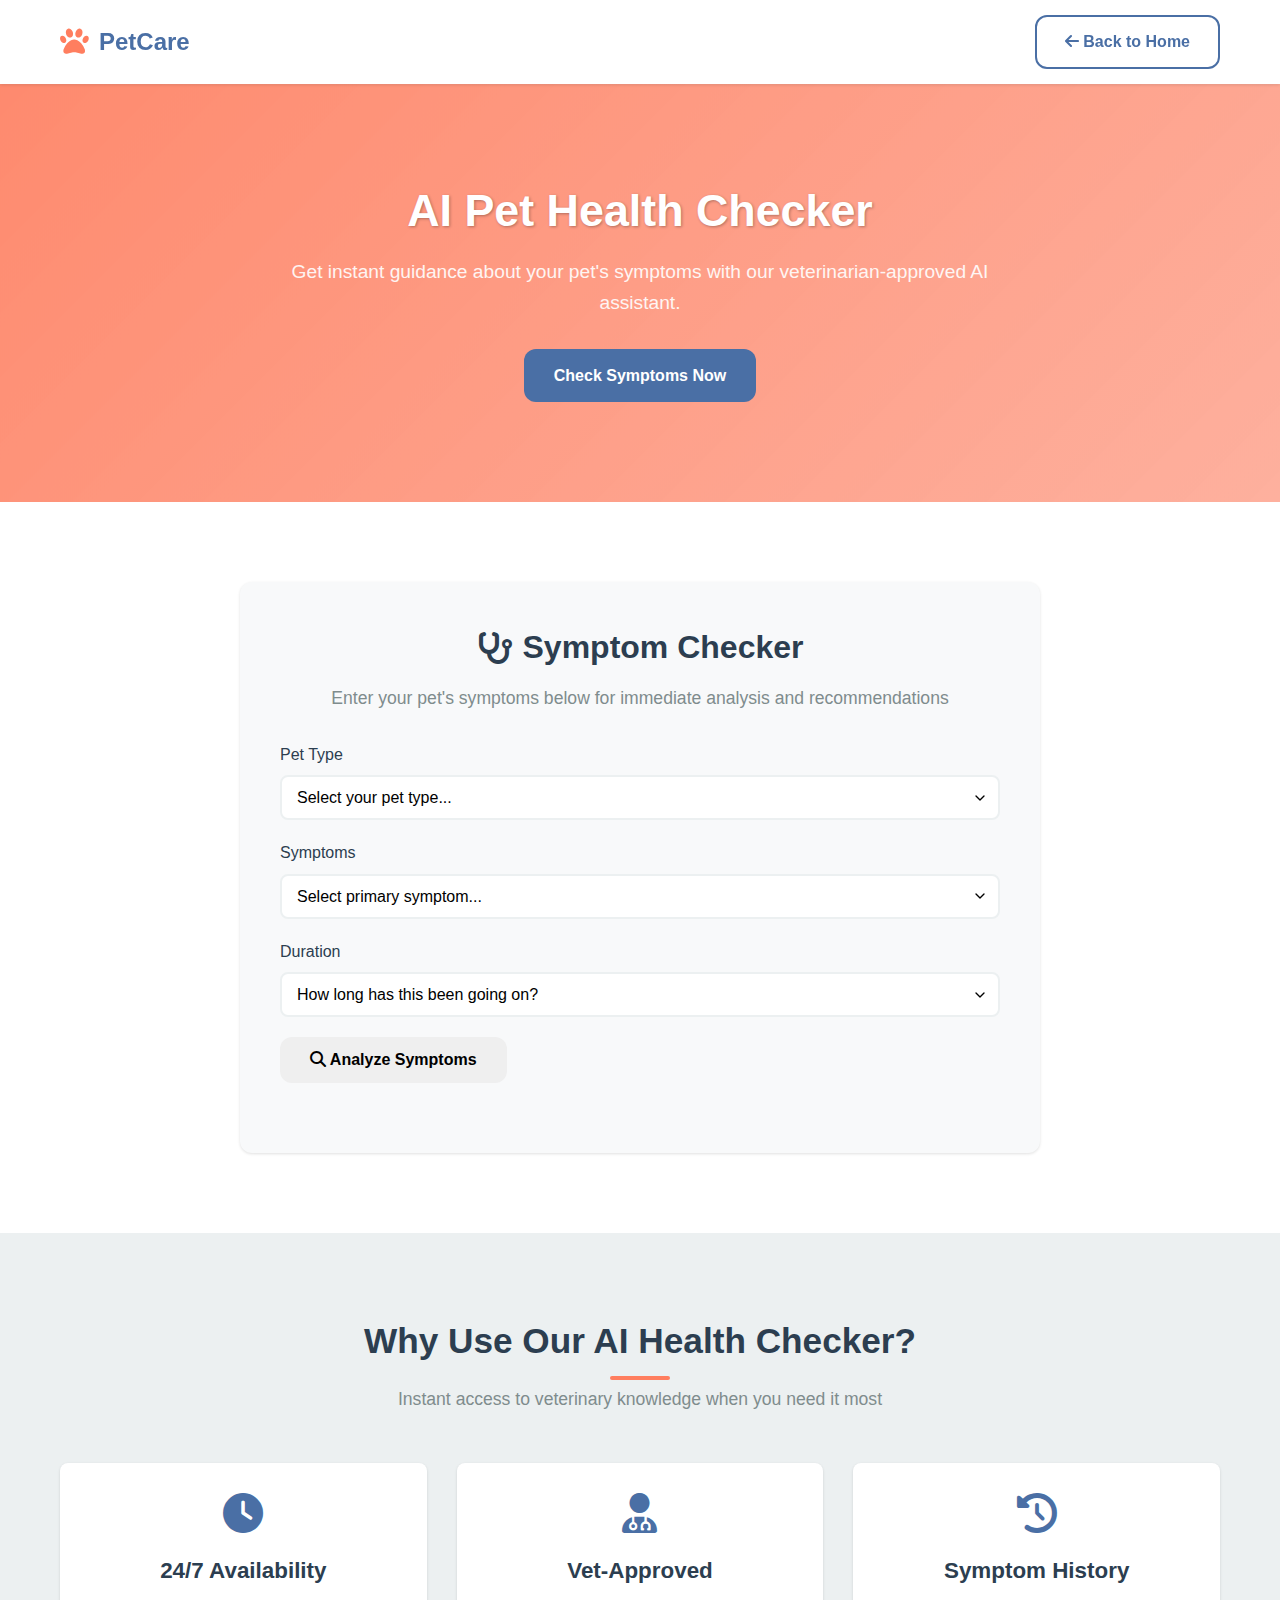
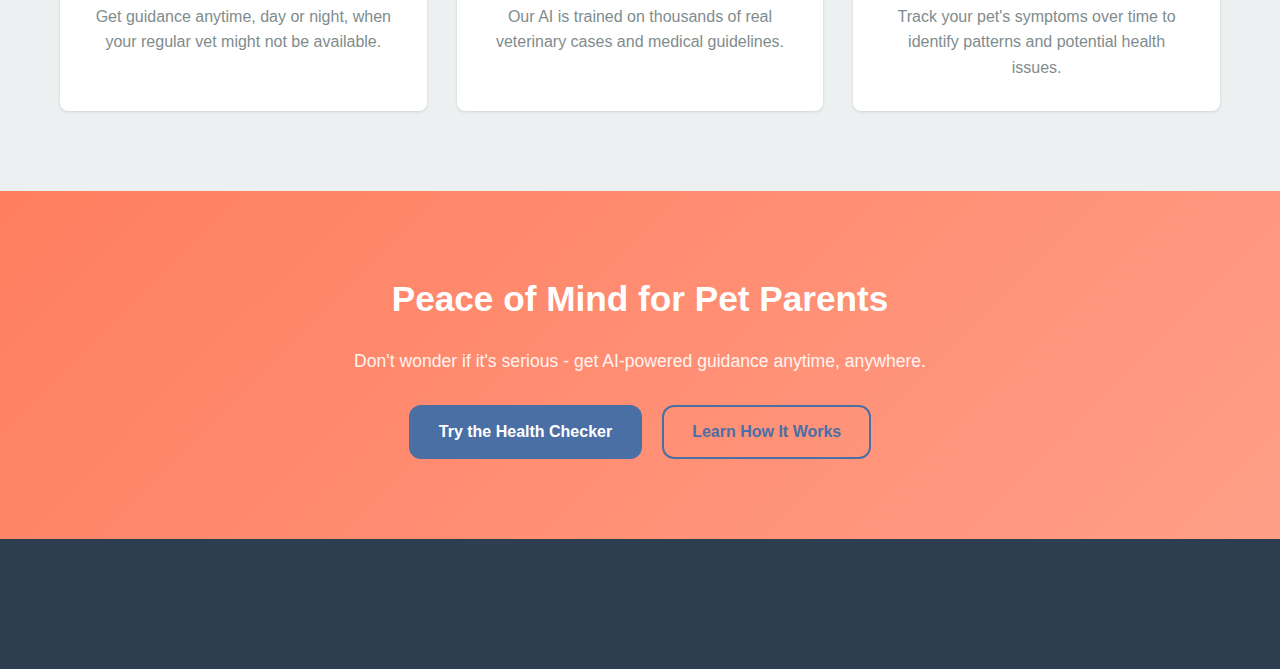
<file: ai-health.html>
<!DOCTYPE html>
<html lang="en">
<head>
  <meta charset="UTF-8">
  <meta name="viewport" content="width=device-width, initial-scale=1.0">
  <title>AI Health Checker | PetCare</title>
  <link rel="stylesheet" href="https://cdnjs.cloudflare.com/ajax/libs/font-awesome/6.4.0/css/all.min.css">
  <link rel="stylesheet" href="css/ai-health.css">
</head>
<body>
  <!-- Header -->
  <header>
    <div class="container header-container">
      <a href="index.html" class="logo">
        <i class="fas fa-paw"></i>
        <span>PetCare</span>
      </a>
      <a href="index.html" class="btn btn-outline">
        <i class="fas fa-arrow-left"></i> Back to Home
      </a>
    </div>
  </header>

  <!-- Hero Section -->
  <section class="hero">
    <div class="container hero-content">
      <h1>AI Pet Health Checker</h1>
      <p>Get instant guidance about your pet's symptoms with our veterinarian-approved AI assistant.</p>
      <a href="#checker" class="btn btn-primary">Check Symptoms Now</a>
    </div>
  </section>

  <!-- Checker Section -->
  <section class="checker" id="checker">
    <div class="container">
      <div class="checker-container">
        <div class="checker-header">
          <h2><i class="fas fa-stethoscope"></i> Symptom Checker</h2>
          <p>Enter your pet's symptoms below for immediate analysis and recommendations</p>
        </div>
        
        <div class="checker-form">
          <div class="form-group">
            <label for="pet-type">Pet Type</label>
            <select id="pet-type" class="form-control">
              <option value="">Select your pet type...</option>
              <option value="dog">Dog</option>
              <option value="cat">Cat</option>
              <option value="bird">Bird</option>
              <option value="rabbit">Rabbit</option>
              <option value="other">Other</option>
            </select>
          </div>
          
          <div class="form-group">
            <label for="symptoms">Symptoms</label>
            <select id="symptoms" class="form-control">
              <option value="">Select primary symptom...</option>
              <option value="lethargy">Lethargy</option>
              <option value="vomiting">Vomiting</option>
              <option value="diarrhea">Diarrhea</option>
              <option value="coughing">Coughing</option>
              <option value="appetite">Loss of Appetite</option>
              <option value="itching">Excessive Itching</option>
            </select>
          </div>
          
          <div class="form-group">
            <label for="duration">Duration</label>
            <select id="duration" class="form-control">
              <option value="">How long has this been going on?</option>
              <option value="hours">Less than 24 hours</option>
              <option value="1-2">1-2 days</option>
              <option value="3-7">3-7 days</option>
              <option value="week+">More than a week</option>
            </select>
          </div>
          
          <button class="btn btn-check" id="analyze-btn">
            <i class="fas fa-search"></i> Analyze Symptoms
          </button>
        </div>
        
        <div id="result" class="result-card">
          <div class="result-header">
            <div class="result-icon">
              <i class="fas fa-diagnoses"></i>
            </div>
            <div class="result-title" id="result-title">Analysis Result</div>
          </div>
          <div id="result-text">Lorem ipsum dolor sit amet, consectetur adipiscing elit. Nullam in dui mauris.</div>
          <div class="action-items" id="action-items">
            <h4>Recommended Actions:</h4>
            <ul id="action-list"></ul>
          </div>
          <button class="btn btn-emergency" id="emergency-btn" style="display: none;">
            <i class="fas fa-phone-alt"></i> Find Emergency Vet Now
          </button>
        </div>
      </div>
    </div>
  </section>

  <!-- Benefits Section -->
  <section class="benefits">
    <div class="container">
      <div class="section-title">
        <h2>Why Use Our AI Health Checker?</h2>
        <p>Instant access to veterinary knowledge when you need it most</p>
      </div>
      
      <div class="benefits-grid">
        <div class="benefit-card">
          <i class="fas fa-clock"></i>
          <h3>24/7 Availability</h3>
          <p>Get guidance anytime, day or night, when your regular vet might not be available.</p>
        </div>
        
        <div class="benefit-card">
          <i class="fas fa-user-md"></i>
          <h3>Vet-Approved</h3>
          <p>Our AI is trained on thousands of real veterinary cases and medical guidelines.</p>
        </div>
        
        <div class="benefit-card">
          <i class="fas fa-history"></i>
          <h3>Symptom History</h3>
          <p>Track your pet's symptoms over time to identify patterns and potential health issues.</p>
        </div>
      </div>
    </div>
  </section>

  <!-- CTA Section -->
  <section class="cta">
    <div class="container">
      <h2>Peace of Mind for Pet Parents</h2>
      <p>Don't wonder if it's serious - get AI-powered guidance anytime, anywhere.</p>
      <div class="cta-buttons">
        <a href="#checker" class="btn btn-primary">Try the Health Checker</a>
        <a href="#" class="btn btn-outline">Learn How It Works</a>
      </div>
    </div>
  </section>

  <!-- Footer -->
  <footer>
    <div class="container">
      <div class="footer-container">
        <!-- [Footer content same as previous template] -->
      </div>
    </div>
  </footer>
</body>
</html>
</file>
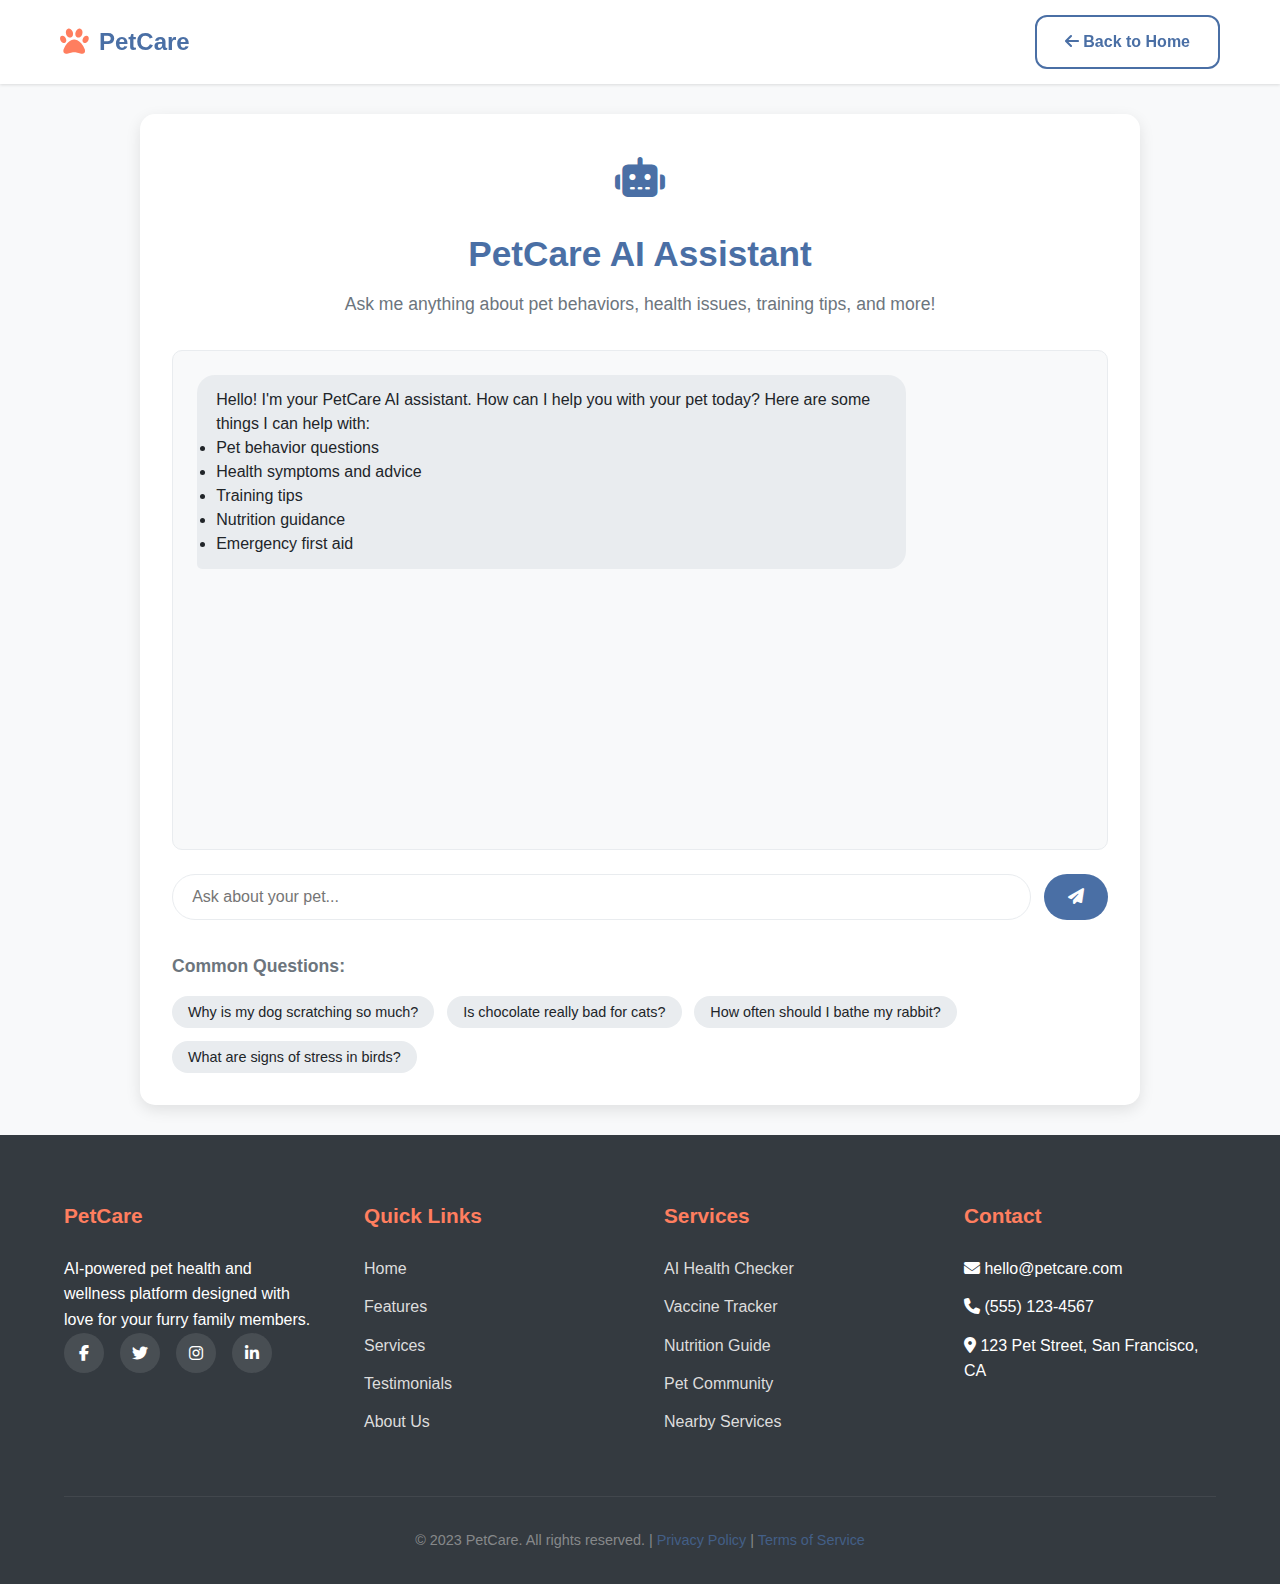
<file: chatbot.html>
<!DOCTYPE html>
<html lang="en">

<head>
    <meta charset="UTF-8">
    <meta name="viewport" content="width=device-width, initial-scale=1.0">
    <title>PetCare - AI-Powered Pet Health</title>
    <link rel="stylesheet" href="https://cdnjs.cloudflare.com/ajax/libs/font-awesome/6.4.0/css/all.min.css">
    <link rel="stylesheet" href="css/chatbot.css">
    <link rel="stylesheet"  href="css/index-style.css">
</head>

<body>
    <header>
        <div class="container header-container">
            <a href="index.html" class="logo">
                <i class="fas fa-paw"></i>
                <span>PetCare</span>
            </a>
            <a href="index.html" class="btn btn-outline">
                <i class="fas fa-arrow-left"></i> Back to Home
            </a>
        </div>
    </header>

    <!-- AI Chatbot Main Content -->
    <main class="container">
        <div class="chatbot-container">
            <div class="chatbot-header">
                <div class="chatbot-icon">
                    <i class="fas fa-robot"></i>
                </div>
                <h1>PetCare AI Assistant</h1>
                <p>Ask me anything about pet behaviors, health issues, training tips, and more!</p>
            </div>

            <div class="chat-window" id="chat-window">
                <div class="message bot-message">
                    <p>Hello! I'm your PetCare AI assistant. How can I help you with your pet today? Here are some
                        things I can help with:</p>
                    <ul>
                        <li>Pet behavior questions</li>
                        <li>Health symptoms and advice</li>
                        <li>Training tips</li>
                        <li>Nutrition guidance</li>
                        <li>Emergency first aid</li>
                    </ul>
                </div>
            </div>

            <div class="chat-input">
                <input type="text" id="user-input" placeholder="Ask about your pet...">
                <button id="send-button"><i class="fas fa-paper-plane"></i></button>
            </div>

            <div class="suggested-questions">
                <h3>Common Questions:</h3>
                <div class="question-buttons">
                    <button class="question-btn">Why is my dog scratching so much?</button>
                    <button class="question-btn">Is chocolate really bad for cats?</button>
                    <button class="question-btn">How often should I bathe my rabbit?</button>
                    <button class="question-btn">What are signs of stress in birds?</button>
                </div>
            </div>
        </div>
    </main>

    <!-- Footer (same as your main page) -->
    <footer>
        <div class="footer-content">
            <div class="footer-column">
                <h3>PetCare</h3>
                <p>AI-powered pet health and wellness platform designed with love for your furry family members.</p>
                <div class="social-links">
                    <a href="#"><i class="fab fa-facebook-f"></i></a>
                    <a href="#"><i class="fab fa-twitter"></i></a>
                    <a href="#"><i class="fab fa-instagram"></i></a>
                    <a href="#"><i class="fab fa-linkedin-in"></i></a>
                </div>
            </div>
            <div class="footer-column">
                <h3>Quick Links</h3>
                <ul>
                    <li><a href="#">Home</a></li>
                    <li><a href="#features">Features</a></li>
                    <li><a href="#services">Services</a></li>
                    <li><a href="#testimonials">Testimonials</a></li>
                    <li><a href="#">About Us</a></li>
                </ul>
            </div>
            <div class="footer-column">
                <h3>Services</h3>
                <ul>
                    <li><a href="#">AI Health Checker</a></li>
                    <li><a href="#">Vaccine Tracker</a></li>
                    <li><a href="#">Nutrition Guide</a></li>
                    <li><a href="#">Pet Community</a></li>
                    <li><a href="#">Nearby Services</a></li>
                </ul>
            </div>
            <div class="footer-column">
                <h3>Contact</h3>
                <ul>
                    <li><i class="fas fa-envelope"></i> hello@petcare.com</li>
                    <li><i class="fas fa-phone"></i> (555) 123-4567</li>
                    <li><i class="fas fa-map-marker-alt"></i> 123 Pet Street, San Francisco, CA</li>
                </ul>
            </div>
        </div>
        <div class="copyright">
            &copy; 2023 PetCare. All rights reserved. | <a href="#">Privacy Policy</a> | <a href="#">Terms of
                Service</a>
        </div>
    </footer>

    <script>
        document.addEventListener('DOMContentLoaded', function () {
            const chatWindow = document.getElementById('chat-window');
            const userInput = document.getElementById('user-input');
            const sendButton = document.getElementById('send-button');
            const questionButtons = document.querySelectorAll('.question-btn');

            function addMessage(text, isUser) {
                const messageDiv = document.createElement('div');
                messageDiv.className = `message ${isUser ? 'user-message' : 'bot-message'}`;
                messageDiv.innerHTML = `<p>${text}</p>`;
                chatWindow.appendChild(messageDiv);
                chatWindow.scrollTop = chatWindow.scrollHeight;
            }

            function showTyping() {
                const typingDiv = document.createElement('div');
                typingDiv.className = 'typing-indicator';
                typingDiv.id = 'typing-indicator';
                typingDiv.innerHTML = '<span class="typing-dot"></span><span class="typing-dot"></span><span class="typing-dot"></span>';
                chatWindow.appendChild(typingDiv);
                chatWindow.scrollTop = chatWindow.scrollHeight;
            }

            function hideTyping() {
                const typingDiv = document.getElementById('typing-indicator');
                if (typingDiv) typingDiv.remove();
            }

            function processInput() {
                const question = userInput.value.trim();
                if (!question) return;

                addMessage(question, true);
                userInput.value = '';

                showTyping();

                setTimeout(() => {
                    hideTyping();
                    addMessage("Thanks for your question! In a real implementation, this would connect to an AI service to provide pet care advice.", false);
                }, 1500);
            }

            // Event listeners
            sendButton.addEventListener('click', processInput);
            userInput.addEventListener('keypress', (e) => e.key === 'Enter' && processInput());
            questionButtons.forEach(btn => {
                btn.addEventListener('click', () => {
                    userInput.value = btn.textContent;
                    userInput.focus();
                });
            });
        });
    </script>
</body>

</html>
</file>
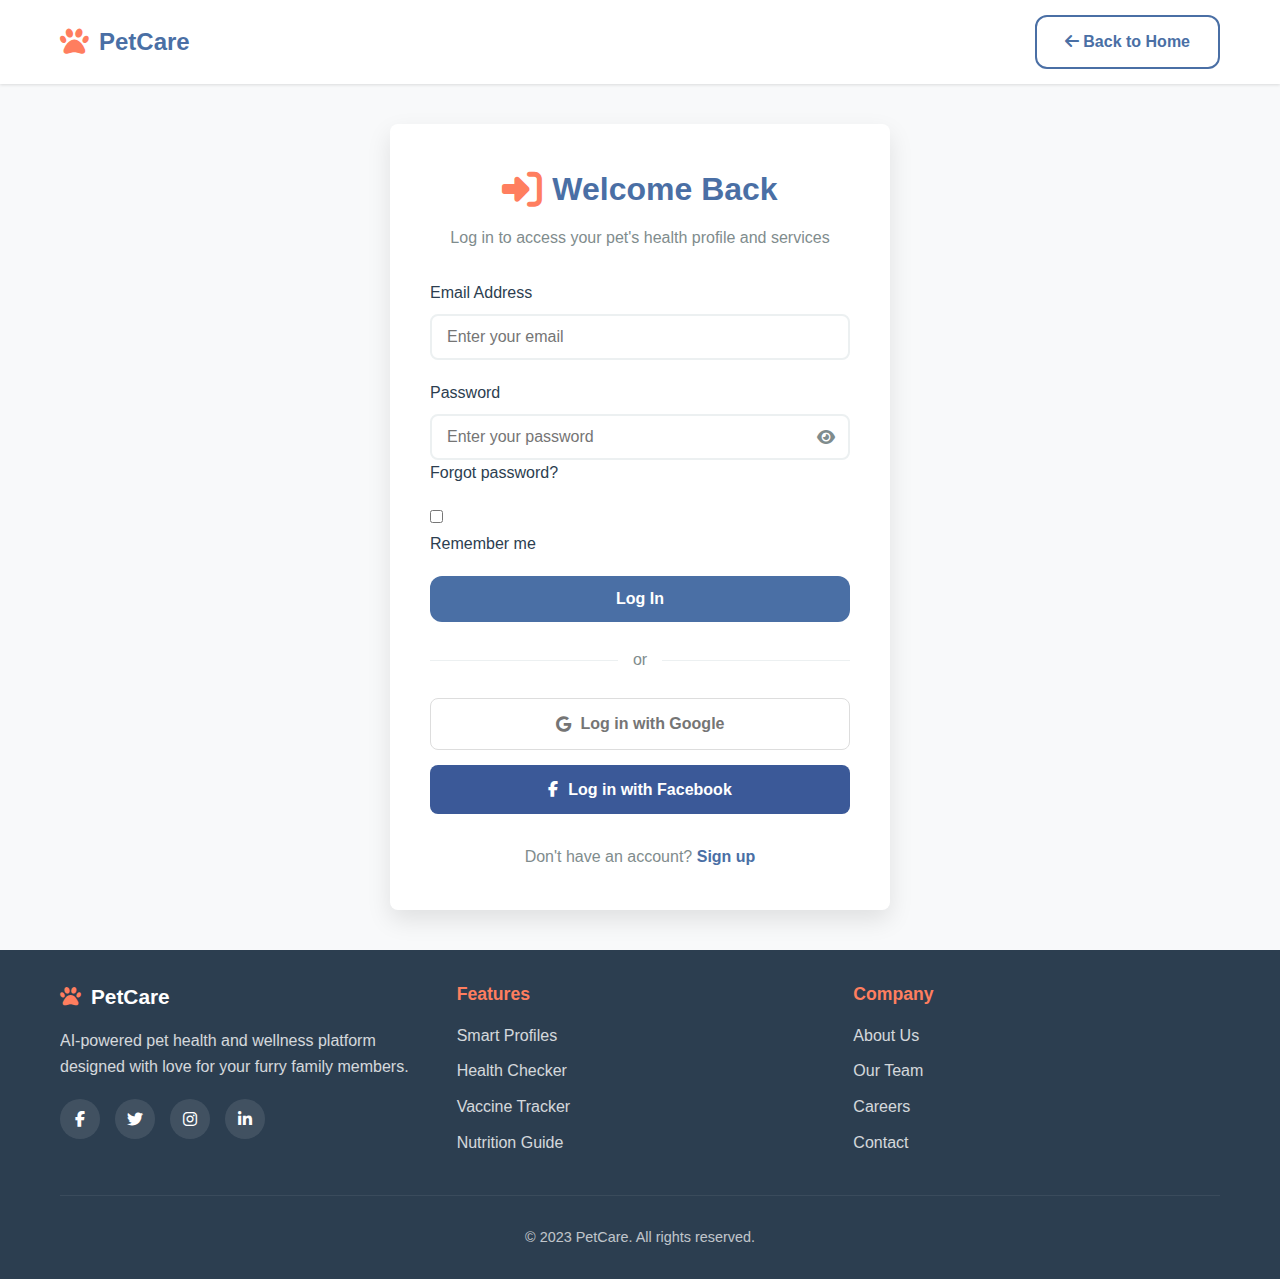
<file: login.html>
<!DOCTYPE html>
<html lang="en">
<head>
  <meta charset="UTF-8">
  <meta name="viewport" content="width=device-width, initial-scale=1.0">
  <title>Login | PetCare</title>
  <link rel="stylesheet" href="https://cdnjs.cloudflare.com/ajax/libs/font-awesome/6.4.0/css/all.min.css">
  <link rel="stylesheet" href="css/sign-up.css">
</head>
<body>
  <!-- Header -->
  <header>
    <div class="container header-container">
      <a href="index.html" class="logo">
        <i class="fas fa-paw"></i>
        <span>PetCare</span>
      </a>
      <a href="index.html" class="btn btn-outline">
        <i class="fas fa-arrow-left"></i> Back to Home
      </a>
    </div>
  </header>

  <!-- Main Content -->
  <main class="auth-container">
    <div class="auth-card">
      <div class="auth-header">
        <h1><i class="fas fa-sign-in-alt"></i> Welcome Back</h1>
        <p>Log in to access your pet's health profile and services</p>
      </div>

      <form id="login-form">
        <div class="form-group">
          <label for="login-email">Email Address</label>
          <input type="email" id="login-email" class="form-control" placeholder="Enter your email" required>
        </div>

        <div class="form-group">
          <label for="login-password">Password</label>
          <div class="password-input">
            <input type="password" id="login-password" class="form-control" placeholder="Enter your password" required>
            <i class="fas fa-eye password-toggle" id="toggle-login-password"></i>
          </div>
          <div class="text-right">
            <a href="forgot-password.html" class="text-sm">Forgot password?</a>
          </div>
        </div>

        <div class="form-group form-check">
          <input type="checkbox" id="remember" class="form-check-input">
          <label for="remember">Remember me</label>
        </div>

        <button type="submit" class="btn btn-primary" style="width: 100%;">
          Log In
        </button>
      </form>

      <div class="divider">or</div>

      <div class="social-login">
        <a href="#" class="social-btn google">
          <i class="fab fa-google"></i> Log in with Google
        </a>
        <a href="#" class="social-btn facebook">
          <i class="fab fa-facebook-f"></i> Log in with Facebook
        </a>
      </div>

      <div class="auth-footer">
        Don't have an account? <a href="signup.html">Sign up</a>
      </div>
    </div>
  </main>

  <!-- Footer -->
  <footer>
    <div class="container">
      <div class="footer-container">
        <div class="footer-about">
          <div class="footer-logo">
            <i class="fas fa-paw"></i>
            <span>PetCare</span>
          </div>
          <p>AI-powered pet health and wellness platform designed with love for your furry family members.</p>
          <div class="social-links">
            <a href="#"><i class="fab fa-facebook-f"></i></a>
            <a href="#"><i class="fab fa-twitter"></i></a>
            <a href="#"><i class="fab fa-instagram"></i></a>
            <a href="#"><i class="fab fa-linkedin-in"></i></a>
          </div>
        </div>
        
        <div class="footer-links">
          <h3>Features</h3>
          <ul>
            <li><a href="#">Smart Profiles</a></li>
            <li><a href="#">Health Checker</a></li>
            <li><a href="#">Vaccine Tracker</a></li>
            <li><a href="#">Nutrition Guide</a></li>
          </ul>
        </div>
        
        <div class="footer-links">
          <h3>Company</h3>
          <ul>
            <li><a href="#">About Us</a></li>
            <li><a href="#">Our Team</a></li>
            <li><a href="#">Careers</a></li>
            <li><a href="#">Contact</a></li>
          </ul>
        </div>
      </div>
      
      <div class="copyright">
        &copy; 2023 PetCare. All rights reserved.
      </div>
    </div>
  </footer>
</body>
</html>
</file>
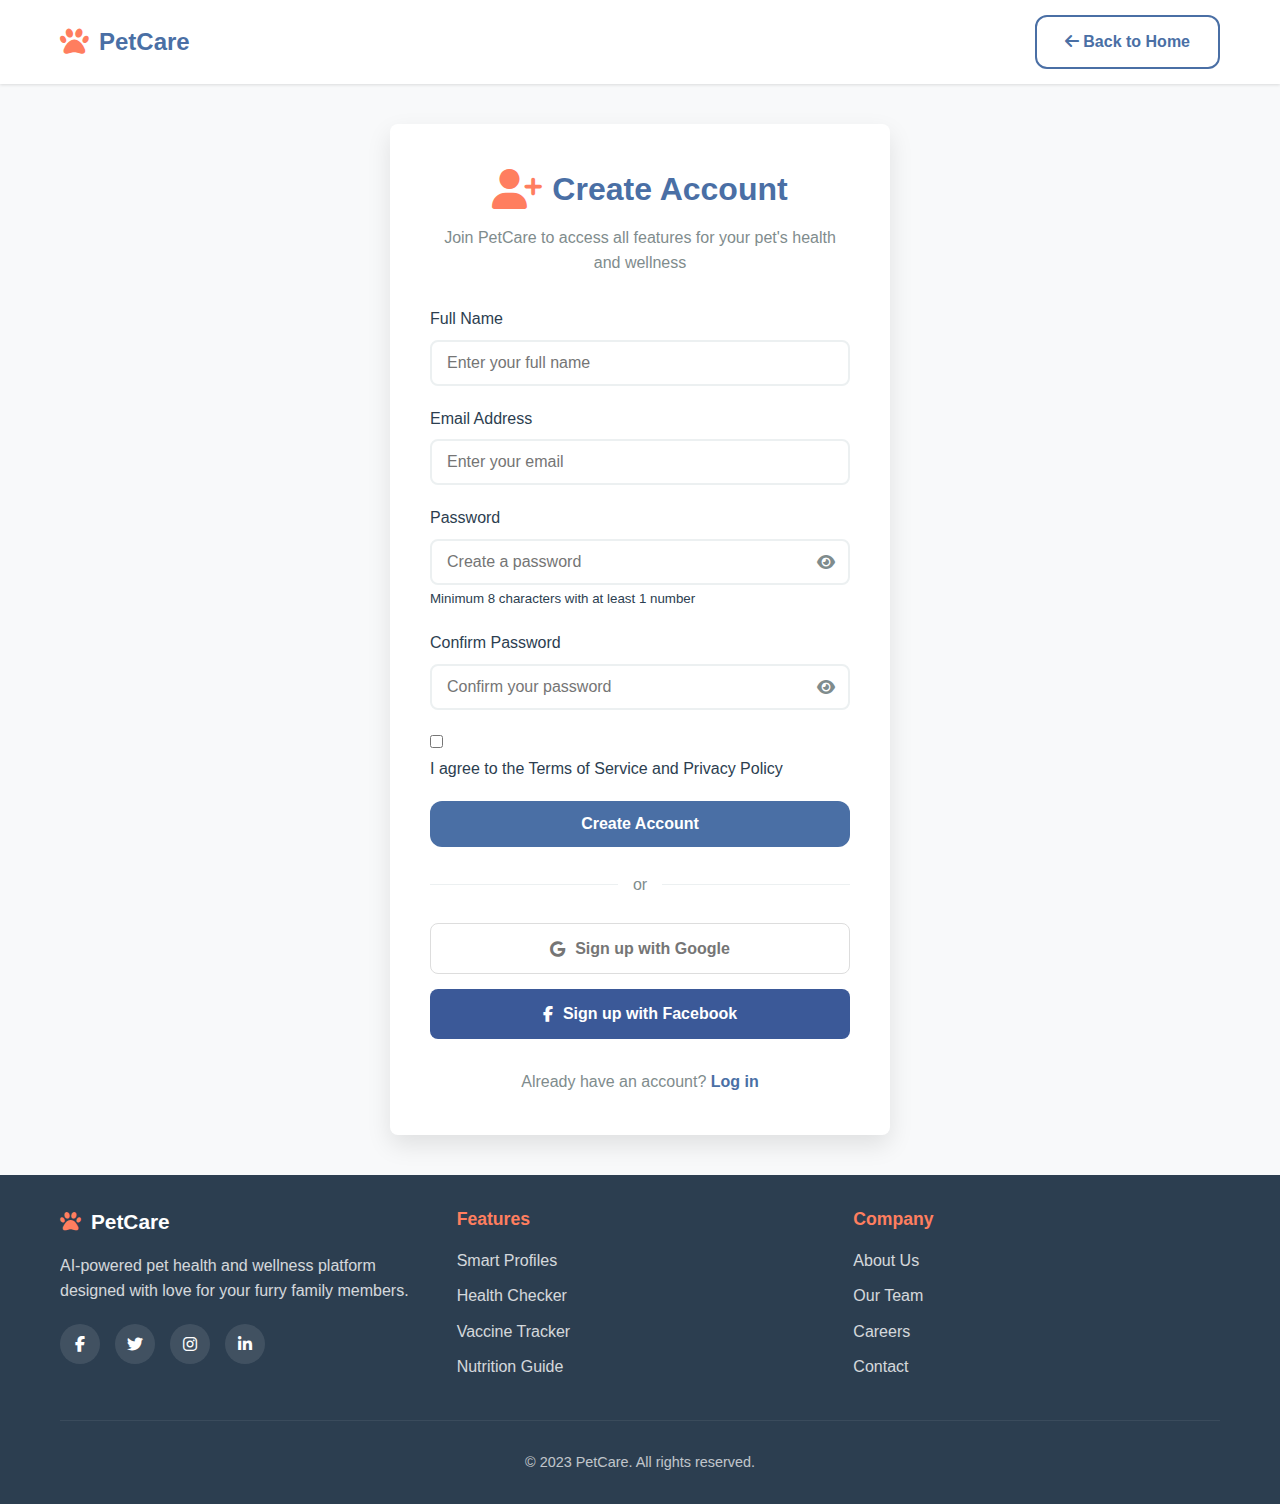
<file: signup.html>
<!DOCTYPE html>
<html lang="en">
<head>
  <meta charset="UTF-8">
  <meta name="viewport" content="width=device-width, initial-scale=1.0">
  <title>Sign Up | PetCare</title>
  <link rel="stylesheet" href="https://cdnjs.cloudflare.com/ajax/libs/font-awesome/6.4.0/css/all.min.css">
  <link rel="stylesheet" href="css/sign-up.css">
</head>
<body>
  <!-- Header -->
  <header>
    <div class="container header-container">
      <a href="index.html" class="logo">
        <i class="fas fa-paw"></i>
        <span>PetCare</span>
      </a>
      <a href="index.html" class="btn btn-outline">
        <i class="fas fa-arrow-left"></i> Back to Home
      </a>
    </div>
  </header>

  <!-- Main Content -->
  <main class="auth-container">
    <div class="auth-card">
      <div class="auth-header">
        <h1><i class="fas fa-user-plus"></i> Create Account</h1>
        <p>Join PetCare to access all features for your pet's health and wellness</p>
      </div>

      <form id="signup-form">
        <div class="form-group">
          <label for="name">Full Name</label>
          <input type="text" id="name" class="form-control" placeholder="Enter your full name" required>
        </div>

        <div class="form-group">
          <label for="email">Email Address</label>
          <input type="email" id="email" class="form-control" placeholder="Enter your email" required>
        </div>

        <div class="form-group">
          <label for="password">Password</label>
          <div class="password-input">
            <input type="password" id="password" class="form-control" placeholder="Create a password" required>
            <i class="fas fa-eye password-toggle" id="toggle-password"></i>
          </div>
          <small class="text-muted">Minimum 8 characters with at least 1 number</small>
        </div>

        <div class="form-group">
          <label for="confirm-password">Confirm Password</label>
          <div class="password-input">
            <input type="password" id="confirm-password" class="form-control" placeholder="Confirm your password" required>
            <i class="fas fa-eye password-toggle" id="toggle-confirm-password"></i>
          </div>
        </div>

        <div class="form-group form-check">
          <input type="checkbox" id="terms" class="form-check-input" required>
          <label for="terms">I agree to the <a href="#">Terms of Service</a> and <a href="#">Privacy Policy</a></label>
        </div>

        <button type="submit" class="btn btn-primary" style="width: 100%;">
          Create Account
        </button>
      </form>

      <div class="divider">or</div>

      <div class="social-login">
        <a href="#" class="social-btn google">
          <i class="fab fa-google"></i> Sign up with Google
        </a>
        <a href="#" class="social-btn facebook">
          <i class="fab fa-facebook-f"></i> Sign up with Facebook
        </a>
      </div>

      <div class="auth-footer">
        Already have an account? <a href="login.html">Log in</a>
      </div>
    </div>
  </main>

  <!-- Footer -->
  <footer>
    <div class="container">
      <div class="footer-container">
        <div class="footer-about">
          <div class="footer-logo">
            <i class="fas fa-paw"></i>
            <span>PetCare</span>
          </div>
          <p>AI-powered pet health and wellness platform designed with love for your furry family members.</p>
          <div class="social-links">
            <a href="#"><i class="fab fa-facebook-f"></i></a>
            <a href="#"><i class="fab fa-twitter"></i></a>
            <a href="#"><i class="fab fa-instagram"></i></a>
            <a href="#"><i class="fab fa-linkedin-in"></i></a>
          </div>
        </div>
        
        <div class="footer-links">
          <h3>Features</h3>
          <ul>
            <li><a href="#">Smart Profiles</a></li>
            <li><a href="#">Health Checker</a></li>
            <li><a href="#">Vaccine Tracker</a></li>
            <li><a href="#">Nutrition Guide</a></li>
          </ul>
        </div>
        
        <div class="footer-links">
          <h3>Company</h3>
          <ul>
            <li><a href="#">About Us</a></li>
            <li><a href="#">Our Team</a></li>
            <li><a href="#">Careers</a></li>
            <li><a href="#">Contact</a></li>
          </ul>
        </div>
      </div>
      
      <div class="copyright">
        &copy; 2023 PetCare. All rights reserved.
      </div>
    </div>
  </footer>
</body>
</html>
</file>
<file: css/ai-health.css>
/* ===== BASE STYLES ===== */
:root {
    --primary: #4a6fa5;
    --primary-light: #6d8fc7;
    --secondary: #ff7e5f;
    --secondary-light: #ff9e87;
    --light: #f8f9fa;
    --dark: #2c3e50;
    --gray: #7f8c8d;
    --light-gray: #ecf0f1;
    --success: #2ecc71;
    --warning: #f39c12;
    --danger: #e74c3c;
    --white: #ffffff;
    --shadow-sm: 0 1px 3px rgba(0,0,0,0.12);
    --shadow-md: 0 4px 6px rgba(0,0,0,0.1);
    --shadow-lg: 0 10px 25px rgba(0,0,0,0.1);
    --radius-sm: 4px;
    --radius-md: 8px;
    --radius-lg: 12px;
  }

  * {
    margin: 0;
    padding: 0;
    box-sizing: border-box;
  }

  body {
    font-family: 'Poppins', -apple-system, BlinkMacSystemFont, 'Segoe UI', Roboto, Oxygen, Ubuntu, Cantarell, sans-serif;
    line-height: 1.6;
    color: var(--dark);
    background-color: var(--light);
  }

  a {
    text-decoration: none;
    color: inherit;
  }

  img {
    max-width: 100%;
    height: auto;
    display: block;
  }

  .container {
    width: 100%;
    max-width: 1200px;
    margin: 0 auto;
    padding: 0 20px;
  }

  /* ===== BUTTON STYLES ===== */
  .btn {
    display: inline-block;
    padding: 12px 28px;
    border-radius: var(--radius-lg);
    font-weight: 600;
    font-size: 1rem;
    cursor: pointer;
    transition: all 0.3s ease;
    text-align: center;
    border: 2px solid transparent;
  }

  .btn-primary {
    background-color: var(--primary);
    color: var(--white);
  }

  .btn-primary:hover {
    background-color: var(--primary-light);
    box-shadow: var(--shadow-md);
    transform: translateY(-2px);
  }

  .btn-outline {
    background-color: transparent;
    color: var(--primary);
    border-color: var(--primary);
  }

  .btn-outline:hover {
    background-color: var(--primary);
    color: var(--white);
  }

  .btn-secondary {
    background-color: var(--secondary);
    color: var(--white);
  }

  .btn-secondary:hover {
    background-color: var(--secondary-light);
    box-shadow: var(--shadow-md);
  }

  .btn-danger {
    background-color: var(--danger);
    color: var(--white);
  }

  .btn-danger:hover {
    background-color: #c0392b;
  }

  /* ===== HEADER STYLES ===== */
  header {
    background-color: var(--white);
    box-shadow: var(--shadow-sm);
    position: sticky;
    top: 0;
    z-index: 100;
    padding: 15px 0;
  }

  .header-container {
    display: flex;
    justify-content: space-between;
    align-items: center;
  }

  .logo {
    display: flex;
    align-items: center;
    gap: 10px;
    font-size: 1.5rem;
    font-weight: 700;
    color: var(--primary);
  }

  .logo i {
    color: var(--secondary);
    font-size: 1.8rem;
  }

  /* ===== HERO SECTION ===== */
  .hero {
    background: linear-gradient(135deg, rgba(255, 126, 95, 0.9) 0%, rgba(255, 158, 135, 0.8) 100%), 
                url('https://images.unsplash.com/photo-1575425186775-b8de9a427e67?ixlib=rb-4.0.3&ixid=M3wxMjA3fDB8MHxwaG90by1wYWdlfHx8fGVufDB8fHx8fA%3D%3D&auto=format&fit=crop&w=1470&q=80');
    background-size: cover;
    background-position: center;
    color: var(--white);
    padding: 100px 0;
    text-align: center;
  }

  .hero-content {
    max-width: 800px;
    margin: 0 auto;
    padding: 0 20px;
  }

  .hero h1 {
    font-size: 2.8rem;
    margin-bottom: 20px;
    line-height: 1.2;
    text-shadow: 1px 1px 3px rgba(0, 0, 0, 0.3);
  }

  .hero p {
    font-size: 1.2rem;
    margin-bottom: 30px;
    opacity: 0.9;
  }

  /* ===== MAIN CONTENT SECTION ===== */
  .checker {
    padding: 80px 0;
    background-color: var(--white);
  }

  .checker-container {
    max-width: 800px;
    margin: 0 auto;
    background-color: var(--light);
    border-radius: var(--radius-lg);
    padding: 40px;
    box-shadow: var(--shadow-sm);
  }

  .checker-header {
    text-align: center;
    margin-bottom: 30px;
  }

  .checker-header h2 {
    font-size: 2rem;
    color: var(--dark);
    margin-bottom: 10px;
    display: flex;
    align-items: center;
    justify-content: center;
    gap: 10px;
  }

  .checker-header p {
    color: var(--gray);
    font-size: 1.1rem;
  }

  /* ===== FORM STYLES ===== */
  .checker-form {
    margin-bottom: 30px;
  }

  .form-group {
    margin-bottom: 20px;
  }

  .form-group label {
    display: block;
    margin-bottom: 8px;
    font-weight: 500;
    color: var(--dark);
    font-size: 1rem;
  }

  .form-control {
    width: 100%;
    padding: 12px 15px;
    border: 2px solid var(--light-gray);
    border-radius: var(--radius-md);
    font-size: 1rem;
    transition: all 0.3s ease;
    background-color: var(--white);
  }

  .form-control:focus {
    border-color: var(--primary);
    outline: none;
    box-shadow: 0 0 0 3px rgba(74, 111, 165, 0.2);
  }

  select.form-control {
    appearance: none;
    background-image: url("data:image/svg+xml;charset=UTF-8,%3csvg xmlns='http://www.w3.org/2000/svg' viewBox='0 0 24 24' fill='none' stroke='currentColor' stroke-width='2' stroke-linecap='round' stroke-linejoin='round'%3e%3cpolyline points='6 9 12 15 18 9'%3e%3c/polyline%3e%3c/svg%3e");
    background-repeat: no-repeat;
    background-position: right 10px center;
    background-size: 1em;
  }

  /* ===== RESULT CARD STYLES ===== */
  .result-card {
    padding: 25px;
    border-radius: var(--radius-md);
    margin-top: 30px;
    display: none;
    animation: fadeIn 0.5s ease;
  }

  @keyframes fadeIn {
    from { opacity: 0; transform: translateY(10px); }
    to { opacity: 1; transform: translateY(0); }
  }

  .result-header {
    display: flex;
    align-items: center;
    margin-bottom: 15px;
  }

  .result-icon {
    width: 40px;
    height: 40px;
    border-radius: 50%;
    display: flex;
    align-items: center;
    justify-content: center;
    margin-right: 15px;
    color: var(--white);
    font-size: 1.2rem;
    flex-shrink: 0;
  }

  .result-title {
    font-size: 1.3rem;
    font-weight: 600;
  }

  .result-text {
    margin-bottom: 15px;
    line-height: 1.6;
  }

  /* Severity Levels */
  .severity-low {
    background-color: #e8f5e9;
    border-left: 4px solid var(--success);
  }

  .severity-low .result-icon {
    background-color: var(--success);
  }

  .severity-moderate {
    background-color: #fff8e1;
    border-left: 4px solid var(--warning);
  }

  .severity-moderate .result-icon {
    background-color: var(--warning);
  }

  .severity-high {
    background-color: #ffebee;
    border-left: 4px solid var(--danger);
  }

  .severity-high .result-icon {
    background-color: var(--danger);
  }

  /* Action Items */
  .action-items {
    margin-top: 20px;
  }

  .action-items h4 {
    margin-bottom: 10px;
    font-size: 1.1rem;
    color: var(--dark);
  }

  .action-items ul {
    padding-left: 20px;
    margin-bottom: 15px;
  }

  .action-items li {
    margin-bottom: 8px;
    line-height: 1.5;
  }

  /* ===== BENEFITS SECTION ===== */
  .benefits {
    padding: 80px 0;
    background-color: var(--light-gray);
  }

  .section-title {
    text-align: center;
    margin-bottom: 50px;
  }

  .section-title h2 {
    font-size: 2.2rem;
    color: var(--dark);
    margin-bottom: 15px;
    position: relative;
    display: inline-block;
  }

  .section-title h2::after {
    content: '';
    position: absolute;
    width: 60px;
    height: 4px;
    background-color: var(--secondary);
    bottom: -10px;
    left: 50%;
    transform: translateX(-50%);
    border-radius: 2px;
  }

  .section-title p {
    color: var(--gray);
    max-width: 700px;
    margin: 0 auto;
    font-size: 1.1rem;
  }

  .benefits-grid {
    display: grid;
    grid-template-columns: repeat(auto-fit, minmax(300px, 1fr));
    gap: 30px;
    margin-top: 50px;
  }

  .benefit-card {
    background-color: var(--white);
    border-radius: var(--radius-md);
    padding: 30px;
    box-shadow: var(--shadow-sm);
    transition: all 0.3s ease;
    text-align: center;
  }

  .benefit-card:hover {
    transform: translateY(-5px);
    box-shadow: var(--shadow-md);
  }

  .benefit-card i {
    font-size: 2.5rem;
    margin-bottom: 20px;
    color: var(--primary);
  }

  .benefit-card h3 {
    font-size: 1.4rem;
    margin-bottom: 15px;
    color: var(--dark);
  }

  .benefit-card p {
    color: var(--gray);
    line-height: 1.6;
  }

  /* ===== CTA SECTION ===== */
  .cta {
    padding: 80px 0;
    background: linear-gradient(135deg, var(--secondary) 0%, var(--secondary-light) 100%);
    color: var(--white);
    text-align: center;
  }

  .cta h2 {
    font-size: 2.2rem;
    margin-bottom: 20px;
  }

  .cta p {
    max-width: 700px;
    margin: 0 auto 30px;
    font-size: 1.1rem;
    opacity: 0.9;
  }

  .cta-buttons {
    display: flex;
    justify-content: center;
    gap: 20px;
    flex-wrap: wrap;
  }

  /* ===== FOOTER STYLES ===== */
  footer {
    background-color: var(--dark);
    color: var(--white);
    padding: 60px 0 30px;
  }

  .footer-container {
    display: grid;
    grid-template-columns: repeat(auto-fit, minmax(200px, 1fr));
    gap: 40px;
    margin-bottom: 40px;
  }

  .footer-about {
    grid-column: 1 / -1;
    max-width: 400px;
  }

  .footer-logo {
    display: flex;
    align-items: center;
    gap: 10px;
    font-size: 1.5rem;
    font-weight: 700;
    margin-bottom: 20px;
    color: var(--white);
  }

  .footer-logo i {
    color: var(--secondary);
  }

  .footer-about p {
    margin-bottom: 20px;
    opacity: 0.8;
    line-height: 1.6;
  }

  .social-links {
    display: flex;
    gap: 15px;
  }

  .social-links a {
    width: 40px;
    height: 40px;
    border-radius: 50%;
    background-color: rgba(255, 255, 255, 0.1);
    display: flex;
    align-items: center;
    justify-content: center;
    transition: all 0.3s ease;
    color: var(--white);
  }

  .social-links a:hover {
    background-color: var(--secondary);
    transform: translateY(-3px);
  }

  .footer-links h3 {
    font-size: 1.2rem;
    margin-bottom: 20px;
    color: var(--secondary);
  }

  .footer-links ul {
    list-style: none;
  }

  .footer-links li {
    margin-bottom: 12px;
  }

  .footer-links a {
    opacity: 0.8;
    transition: all 0.3s ease;
    display: block;
  }

  .footer-links a:hover {
    opacity: 1;
    color: var(--secondary);
    padding-left: 5px;
  }

  .copyright {
    text-align: center;
    padding-top: 30px;
    border-top: 1px solid rgba(255, 255, 255, 0.1);
    opacity: 0.7;
    font-size: 0.9rem;
  }

  /* ===== RESPONSIVE STYLES ===== */
  @media (max-width: 768px) {
    .hero h1 {
      font-size: 2.2rem;
    }

    .hero p {
      font-size: 1rem;
    }

    .checker-container {
      padding: 30px 20px;
    }

    .checker-header h2 {
      font-size: 1.8rem;
    }

    .section-title h2 {
      font-size: 2rem;
    }

    .cta-buttons {
      flex-direction: column;
      align-items: center;
    }

    .btn {
      width: 100%;
      margin-bottom: 10px;
    }
  }

  @media (max-width: 576px) {
    .header-container {
      flex-direction: column;
      gap: 15px;
    }

    .hero {
      padding: 80px 0;
    }

    .benefits-grid {
      grid-template-columns: 1fr;
    }

    .footer-container {
      grid-template-columns: 1fr;
    }
  }
</file>
<file: css/chatbot.css>
/* AI Chatbot Page Styles */
/* ===== BASE STYLES ===== */
:root {
    --primary: #4a6fa5;
    --primary-light: #6d8fc7;
    --secondary: #ff7e5f;
    --secondary-light: #ff9e87;
    --light: #f8f9fa;
    --dark: #2c3e50;
    --gray: #7f8c8d;
    --light-gray: #ecf0f1;
    --success: #2ecc71;
    --warning: #f39c12;
    --danger: #e74c3c;
    --white: #ffffff;
    --shadow-sm: 0 1px 3px rgba(0,0,0,0.12);
    --shadow-md: 0 4px 6px rgba(0,0,0,0.1);
    --shadow-lg: 0 10px 25px rgba(0,0,0,0.1);
    --radius-sm: 4px;
    --radius-md: 8px;
    --radius-lg: 12px;
  }

  * {
    margin: 0;
    padding: 0;
    box-sizing: border-box;
  }

  body {
    font-family: 'Poppins', -apple-system, BlinkMacSystemFont, 'Segoe UI', Roboto, Oxygen, Ubuntu, Cantarell, sans-serif;
    line-height: 1.6;
    color: var(--dark);
    background-color: var(--light);
  }

  a {
    text-decoration: none;
    color: inherit;
  }

  img {
    max-width: 100%;
    height: auto;
    display: block;
  }

  .container {
    width: 100%;
    max-width: 1200px;
    margin: 0 auto;
    padding: 0 20px;
  }

  /* ===== BUTTON STYLES ===== */
  .btn {
    display: inline-block;
    padding: 12px 28px;
    border-radius: var(--radius-lg);
    font-weight: 600;
    font-size: 1rem;
    cursor: pointer;
    transition: all 0.3s ease;
    text-align: center;
    border: 2px solid transparent;
  }

  .btn-primary {
    background-color: var(--primary);
    color: var(--white);
  }

  .btn-primary:hover {
    background-color: var(--primary-light);
    box-shadow: var(--shadow-md);
    transform: translateY(-2px);
  }

  .btn-outline {
    background-color: transparent;
    color: var(--primary);
    border-color: var(--primary);
  }

  .btn-outline:hover {
    background-color: var(--primary);
    color: var(--white);
  }

  .btn-secondary {
    background-color: var(--secondary);
    color: var(--white);
  }

  .btn-secondary:hover {
    background-color: var(--secondary-light);
    box-shadow: var(--shadow-md);
  }

  .btn-danger {
    background-color: var(--danger);
    color: var(--white);
  }

  .btn-danger:hover {
    background-color: #c0392b;
  }

  /* ===== HEADER STYLES ===== */
  header {
    background-color: var(--white);
    box-shadow: var(--shadow-sm);
    position: sticky;
    top: 0;
    z-index: 100;
    padding: 15px 0;
  }

  .header-container {
    display: flex;
    justify-content: space-between;
    align-items: center;
  }

  .logo {
    display: flex;
    align-items: center;
    gap: 10px;
    font-size: 1.5rem;
    font-weight: 700;
    color: var(--primary);
  }

  .logo i {
    color: var(--secondary);
    font-size: 1.8rem;
  }

  /* ===== HERO SECTION ===== */
  .hero {
    background: linear-gradient(135deg, rgba(255, 126, 95, 0.9) 0%, rgba(255, 158, 135, 0.8) 100%), 
                url('https://images.unsplash.com/photo-1575425186775-b8de9a427e67?ixlib=rb-4.0.3&ixid=M3wxMjA3fDB8MHxwaG90by1wYWdlfHx8fGVufDB8fHx8fA%3D%3D&auto=format&fit=crop&w=1470&q=80');
    background-size: cover;
    background-position: center;
    color: var(--white);
    padding: 100px 0;
    text-align: center;
  }

  .hero-content {
    max-width: 800px;
    margin: 0 auto;
    padding: 0 20px;
  }

  .hero h1 {
    font-size: 2.8rem;
    margin-bottom: 20px;
    line-height: 1.2;
    text-shadow: 1px 1px 3px rgba(0, 0, 0, 0.3);
  }

  .hero p {
    font-size: 1.2rem;
    margin-bottom: 30px;
    opacity: 0.9;
  }

  /* ===== MAIN CONTENT SECTION ===== */
  .checker {
    padding: 80px 0;
    background-color: var(--white);
  }

  .checker-container {
    max-width: 800px;
    margin: 0 auto;
    background-color: var(--light);
    border-radius: var(--radius-lg);
    padding: 40px;
    box-shadow: var(--shadow-sm);
  }

  .checker-header {
    text-align: center;
    margin-bottom: 30px;
  }

  .checker-header h2 {
    font-size: 2rem;
    color: var(--dark);
    margin-bottom: 10px;
    display: flex;
    align-items: center;
    justify-content: center;
    gap: 10px;
  }

  .checker-header p {
    color: var(--gray);
    font-size: 1.1rem;
  }

  /* ===== FORM STYLES ===== */
  .checker-form {
    margin-bottom: 30px;
  }

  .form-group {
    margin-bottom: 20px;
  }

  .form-group label {
    display: block;
    margin-bottom: 8px;
    font-weight: 500;
    color: var(--dark);
    font-size: 1rem;
  }

  .form-control {
    width: 100%;
    padding: 12px 15px;
    border: 2px solid var(--light-gray);
    border-radius: var(--radius-md);
    font-size: 1rem;
    transition: all 0.3s ease;
    background-color: var(--white);
  }

  .form-control:focus {
    border-color: var(--primary);
    outline: none;
    box-shadow: 0 0 0 3px rgba(74, 111, 165, 0.2);
  }

  select.form-control {
    appearance: none;
    background-image: url("data:image/svg+xml;charset=UTF-8,%3csvg xmlns='http://www.w3.org/2000/svg' viewBox='0 0 24 24' fill='none' stroke='currentColor' stroke-width='2' stroke-linecap='round' stroke-linejoin='round'%3e%3cpolyline points='6 9 12 15 18 9'%3e%3c/polyline%3e%3c/svg%3e");
    background-repeat: no-repeat;
    background-position: right 10px center;
    background-size: 1em;
  }

  /* ===== RESULT CARD STYLES ===== */
  .result-card {
    padding: 25px;
    border-radius: var(--radius-md);
    margin-top: 30px;
    display: none;
    animation: fadeIn 0.5s ease;
  }

  @keyframes fadeIn {
    from { opacity: 0; transform: translateY(10px); }
    to { opacity: 1; transform: translateY(0); }
  }

  .result-header {
    display: flex;
    align-items: center;
    margin-bottom: 15px;
  }

  .result-icon {
    width: 40px;
    height: 40px;
    border-radius: 50%;
    display: flex;
    align-items: center;
    justify-content: center;
    margin-right: 15px;
    color: var(--white);
    font-size: 1.2rem;
    flex-shrink: 0;
  }

  .result-title {
    font-size: 1.3rem;
    font-weight: 600;
  }

  .result-text {
    margin-bottom: 15px;
    line-height: 1.6;
  }

  /* Severity Levels */
  .severity-low {
    background-color: #e8f5e9;
    border-left: 4px solid var(--success);
  }

  .severity-low .result-icon {
    background-color: var(--success);
  }

  .severity-moderate {
    background-color: #fff8e1;
    border-left: 4px solid var(--warning);
  }

  .severity-moderate .result-icon {
    background-color: var(--warning);
  }

  .severity-high {
    background-color: #ffebee;
    border-left: 4px solid var(--danger);
  }

  .severity-high .result-icon {
    background-color: var(--danger);
  }

  /* Action Items */
  .action-items {
    margin-top: 20px;
  }

  .action-items h4 {
    margin-bottom: 10px;
    font-size: 1.1rem;
    color: var(--dark);
  }

  .action-items ul {
    padding-left: 20px;
    margin-bottom: 15px;
  }

  .action-items li {
    margin-bottom: 8px;
    line-height: 1.5;
  }

  /* ===== BENEFITS SECTION ===== */
  .benefits {
    padding: 80px 0;
    background-color: var(--light-gray);
  }

  .section-title {
    text-align: center;
    margin-bottom: 50px;
  }

  .section-title h2 {
    font-size: 2.2rem;
    color: var(--dark);
    margin-bottom: 15px;
    position: relative;
    display: inline-block;
  }

  .section-title h2::after {
    content: '';
    position: absolute;
    width: 60px;
    height: 4px;
    background-color: var(--secondary);
    bottom: -10px;
    left: 50%;
    transform: translateX(-50%);
    border-radius: 2px;
  }

  .section-title p {
    color: var(--gray);
    max-width: 700px;
    margin: 0 auto;
    font-size: 1.1rem;
  }

  .benefits-grid {
    display: grid;
    grid-template-columns: repeat(auto-fit, minmax(300px, 1fr));
    gap: 30px;
    margin-top: 50px;
  }

  .benefit-card {
    background-color: var(--white);
    border-radius: var(--radius-md);
    padding: 30px;
    box-shadow: var(--shadow-sm);
    transition: all 0.3s ease;
    text-align: center;
  }

  .benefit-card:hover {
    transform: translateY(-5px);
    box-shadow: var(--shadow-md);
  }

  .benefit-card i {
    font-size: 2.5rem;
    margin-bottom: 20px;
    color: var(--primary);
  }

  .benefit-card h3 {
    font-size: 1.4rem;
    margin-bottom: 15px;
    color: var(--dark);
  }

  .benefit-card p {
    color: var(--gray);
    line-height: 1.6;
  }

  /* ===== CTA SECTION ===== */
  .cta {
    padding: 80px 0;
    background: linear-gradient(135deg, var(--secondary) 0%, var(--secondary-light) 100%);
    color: var(--white);
    text-align: center;
  }

  .cta h2 {
    font-size: 2.2rem;
    margin-bottom: 20px;
  }

  .cta p {
    max-width: 700px;
    margin: 0 auto 30px;
    font-size: 1.1rem;
    opacity: 0.9;
  }

  .cta-buttons {
    display: flex;
    justify-content: center;
    gap: 20px;
    flex-wrap: wrap;
  }

  /* ===== FOOTER STYLES ===== */
  footer {
    background-color: var(--dark);
    color: var(--white);
    padding: 60px 0 30px;
  }

  .footer-container {
    display: grid;
    grid-template-columns: repeat(auto-fit, minmax(200px, 1fr));
    gap: 40px;
    margin-bottom: 40px;
  }

  .footer-about {
    grid-column: 1 / -1;
    max-width: 400px;
  }

  .footer-logo {
    display: flex;
    align-items: center;
    gap: 10px;
    font-size: 1.5rem;
    font-weight: 700;
    margin-bottom: 20px;
    color: var(--white);
  }

  .footer-logo i {
    color: var(--secondary);
  }

  .footer-about p {
    margin-bottom: 20px;
    opacity: 0.8;
    line-height: 1.6;
  }

  .social-links {
    display: flex;
    gap: 15px;
  }

  .social-links a {
    width: 40px;
    height: 40px;
    border-radius: 50%;
    background-color: rgba(255, 255, 255, 0.1);
    display: flex;
    align-items: center;
    justify-content: center;
    transition: all 0.3s ease;
    color: var(--white);
  }

  .social-links a:hover {
    background-color: var(--secondary);
    transform: translateY(-3px);
  }

  .footer-links h3 {
    font-size: 1.2rem;
    margin-bottom: 20px;
    color: var(--secondary);
  }

  .footer-links ul {
    list-style: none;
  }

  .footer-links li {
    margin-bottom: 12px;
  }

  .footer-links a {
    opacity: 0.8;
    transition: all 0.3s ease;
    display: block;
  }

  .footer-links a:hover {
    opacity: 1;
    color: var(--secondary);
    padding-left: 5px;
  }

  .copyright {
    text-align: center;
    padding-top: 30px;
    border-top: 1px solid rgba(255, 255, 255, 0.1);
    opacity: 0.7;
    font-size: 0.9rem;
  }

  /* ===== RESPONSIVE STYLES ===== */
  @media (max-width: 768px) {
    .hero h1 {
      font-size: 2.2rem;
    }

    .hero p {
      font-size: 1rem;
    }

    .checker-container {
      padding: 30px 20px;
    }

    .checker-header h2 {
      font-size: 1.8rem;
    }

    .section-title h2 {
      font-size: 2rem;
    }

    .cta-buttons {
      flex-direction: column;
      align-items: center;
    }

    .btn {
      width: 100%;
      margin-bottom: 10px;
    }
  }

  @media (max-width: 576px) {
    .header-container {
      flex-direction: column;
      gap: 15px;
    }

    .hero {
      padding: 80px 0;
    }

    .benefits-grid {
      grid-template-columns: 1fr;
    }

    .footer-container {
      grid-template-columns: 1fr;
    }
  }

.chatbot-container {
  max-width: 1000px;
  margin: 30px auto;
  padding: 2rem;
  background: white;
  border-radius: 15px;
  box-shadow: 0 5px 15px rgba(0, 0, 0, 0.1);
}

.chatbot-header {
  text-align: center;
  margin-bottom: 2rem;
}

.chatbot-header h1 {
  color: #4a6fa5;
  margin-bottom: 0.5rem;
  font-size: 2.2rem;
}

.chatbot-header p {
  color: #6c757d;
  font-size: 1.1rem;
}

.chatbot-icon {
  font-size: 2.5rem;
  color: #4a6fa5;
  margin-bottom: 1rem;
}

.chat-window {
  height: 500px;
  border: 1px solid #e9ecef;
  border-radius: 10px;
  padding: 1.5rem;
  overflow-y: auto;
  margin-bottom: 1.5rem;
  background: #f8f9fa;
  display: flex;
  flex-direction: column;
  gap: 1rem;
}

.message {
  max-width: 80%;
  padding: 0.8rem 1.2rem;
  border-radius: 18px;
  line-height: 1.5;
  font-size: 1rem;
}

.user-message {
  background: #4a6fa5;
  color: white;
  margin-left: auto;
  border-bottom-right-radius: 5px;
}

.bot-message {
  background: #e9ecef;
  color: #212529;
  margin-right: auto;
  border-bottom-left-radius: 5px;
}

.chat-input {
  display: flex;
  gap: 0.8rem;
}

#user-input {
  flex: 1;
  padding: 0.8rem 1.2rem;
  border: 1px solid #e9ecef;
  border-radius: 50px;
  font-size: 1rem;
  outline: none;
  transition: border 0.3s ease;
}

#user-input:focus {
  border-color: #4a6fa5;
}

#send-button {
  background: #4a6fa5;
  color: white;
  border: none;
  border-radius: 50px;
  padding: 0 1.5rem;
  cursor: pointer;
  transition: background 0.3s ease;
  font-size: 1rem;
}

#send-button:hover {
  background: #4a6fa5;
}

.suggested-questions {
  margin-top: 2rem;
}

.suggested-questions h3 {
  margin-bottom: 1rem;
  color: #6c757d;
  font-size: 1.1rem;
}

.question-buttons {
  display: flex;
  flex-wrap: wrap;
  gap: 0.8rem;
}

.question-btn {
  background: #e9ecef;
  border: none;
  border-radius: 50px;
  padding: 0.5rem 1rem;
  cursor: pointer;
  transition: all 0.3s ease;
  font-size: 0.9rem;
  color: #212529;
}

.question-btn:hover {
  background: #4a6fa5;
  color: white;
}

/* Typing Indicator */
.typing-indicator {
  display: inline-block;
  padding: 0.8rem 1.2rem;
  background: #e9ecef;
  border-radius: 18px;
  margin-bottom: 1rem;
  width: fit-content;
}

.typing-dot {
  display: inline-block;
  width: 8px;
  height: 8px;
  background: #6c757d;
  border-radius: 50%;
  margin: 0 2px;
  animation: typingAnimation 1.4s infinite ease-in-out;
}

.typing-dot:nth-child(2) {
  animation-delay: 0.2s;
}

.typing-dot:nth-child(3) {
  animation-delay: 0.4s;
}

@keyframes typingAnimation {
  0%,
  60%,
  100% {
    transform: translateY(0);
  }
  30% {
    transform: translateY(-5px);
  }
}

/* Responsive Design */
@media (max-width: 768px) {
  .chatbot-container {
    padding: 1.5rem;
    margin: 1rem;
  }

  .chat-window {
    height: 400px;
    padding: 1rem;
  }

  .message {
    max-width: 90%;
    padding: 0.6rem 1rem;
    font-size: 0.9rem;
  }

  #user-input {
    padding: 0.6rem 1rem;
  }

  .question-buttons {
    gap: 0.5rem;
  }

  .question-btn {
    padding: 0.4rem 0.8rem;
    font-size: 0.8rem;
  }
}

@media (max-width: 480px) {
  .chatbot-header h1 {
    font-size: 1.8rem;
  }

  .chatbot-header p {
    font-size: 1rem;
  }

  .chat-input {
    flex-direction: column;
  }

  #send-button {
    padding: 0.6rem;
    width: 100%;
  }
}
footer {
  background-color: var(--dark);
  color: white;
  padding: 4rem 5% 2rem;
}
.footer-content {
  display: grid;
  grid-template-columns: repeat(auto-fit, minmax(200px, 1fr));
  gap: 3rem;
  margin-bottom: 3rem;
}
.footer-column h3 {
  color: var(--secondary);
  margin-bottom: 1.5rem;
  font-size: 1.3rem;
}
.footer-column ul {
  list-style: none;
  padding: 0;
}
.footer-column li {
  margin-bottom: 0.8rem;
}
.footer-column a {
  color: #ddd;
  text-decoration: none;
  transition: color 0.3s;
}
.footer-column a:hover {
  color: var(--secondary);
}
.social-links {
  display: flex;
  gap: 1rem;
}
.social-links a {
  display: flex;
  align-items: center;
  justify-content: center;
  width: 40px;
  height: 40px;
  background: rgba(255, 255, 255, 0.1);
  border-radius: 50%;
  color: white;
  transition: all 0.3s;
}
.social-links a:hover {
  background: var(--secondary);
  transform: translateY(-3px);
}
.copyright {
  text-align: center;
  padding-top: 2rem;
  border-top: 1px solid rgba(255, 255, 255, 0.1);
  color: #aaa;
  font-size: 0.9rem;
}
@media (max-width: 768px) {
  .navbar {
    flex-direction: column;
    padding: 1rem;
  }
  .nav-links {
    margin: 1rem 0;
    flex-wrap: wrap;
    justify-content: center;
  }
  .hero h1 {
    font-size: 2.5rem;
  }
  .hero p {
    font-size: 1.1rem;
  }
}
</file>
<file: css/index-style.css>
:root {
    --primary: #4a6fa5;
    --secondary: #ff7e5f;
    --light: #f8f9fa;
    --dark: #343a40;
  }
  body {
    font-family: 'Segoe UI', sans-serif;
    margin: 0;
    padding: 0;
    background-color: var(--light);
  }
  .navbar {
    background-color: white;
    box-shadow: 0 2px 10px rgba(0,0,0,0.1);
    padding: 1rem 5%;
    display: flex;
    justify-content: space-between;
    align-items: center;
    position: sticky;
    top: 0;
    z-index: 100;
  }
  a{
    text-decoration: none;
    text-underline-offset: none;
    color: #4a6fa5;
  }
  .nav-logo {
    font-size: 1.8rem;
    font-weight: bold;
    color: var(--primary);
    display: flex;
    align-items: center;
    gap: 0.5rem;
  }
  .nav-logo i {
    color: var(--secondary);
  }
  .nav-links {
    display: flex;
    gap: 2rem;
  }
  .nav-links a {
    text-decoration: none;
    color: var(--dark);
    font-weight: 600;
    transition: color 0.3s;
    position: relative;
  }
  .nav-links a:after {
    content: '';
    position: absolute;
    width: 0;
    height: 2px;
    background: var(--secondary);
    bottom: -5px;
    left: 0;
    transition: width 0.3s;
  }
  .nav-links a:hover:after {
    width: 100%;
  }
  .nav-links a:hover {
    color: var(--secondary);
  }
  .nav-actions {
    display: flex;
    gap: 1rem;
  }
  .login-btn {
    background: none;
    border: 2px solid var(--primary);
    color: var(--primary);
    padding: 8px 20px;
    border-radius: 50px;
    cursor: pointer;
    transition: all 0.3s;
    font-weight: 600;
  }
  .login-btn:hover {
    background-color: var(--primary);
    color: white;
  }
  .signup-btn {
    background-color: var(--secondary);
    color: white;
    border: none;
    padding: 8px 20px;
    border-radius: 50px;
    cursor: pointer;
    transition: all 0.3s;
    font-weight: 600;
  }
  .signup-btn:hover {
    background-color: #e66a4a;
    transform: translateY(-2px);
  }
  .hero {
    background: linear-gradient(rgba(74, 111, 165, 0.8), rgba(74, 111, 165, 0.8)), 
                url('https://images.unsplash.com/photo-1586671267731-da2cf3ceeb80?ixlib=rb-4.0.3&ixid=M3wxMjA3fDB8MHxwaG90by1wYWdlfHx8fGVufDB8fHx8fA%3D%3D&auto=format&fit=crop&w=1498&q=80');
    background-size: cover;
    background-position: center;
    color: white;
    text-align: center;
    padding: 10rem 1rem;
    position: relative;
  }
  .hero h1 {
    font-size: 3.5rem;
    margin-bottom: 1.5rem;
    text-shadow: 2px 2px 4px rgba(0,0,0,0.3);
  }
  .hero p {
    font-size: 1.3rem;
    max-width: 700px;
    margin: 0 auto 3rem;
    text-shadow: 1px 1px 2px rgba(0,0,0,0.3);
  }
  .cta-button {
    background-color: var(--secondary);
    color: white;
    border: none;
    padding: 18px 45px;
    border-radius: 50px;
    font-weight: bold;
    font-size: 1.2rem;
    cursor: pointer;
    transition: all 0.3s;
    box-shadow: 0 5px 15px rgba(0,0,0,0.2);
  }
  .cta-button:hover {
    transform: translateY(-3px) scale(1.05);
    box-shadow: 0 8px 20px rgba(0,0,0,0.3);
  }
  .section-title {
    text-align: center;
    margin: 5rem 0 3rem;
    color: var(--dark);
  }
  .section-title h2 {
    font-size: 2.8rem;
    margin-bottom: 1rem;
    position: relative;
    display: inline-block;
  }
  .section-title h2:after {
    content: '';
    position: absolute;
    width: 50%;
    height: 4px;
    background: var(--secondary);
    bottom: -10px;
    left: 25%;
    border-radius: 2px;
  }
  .section-title p {
    color: #666;
    max-width: 700px;
    margin: 0 auto;
    font-size: 1.1rem;
  }
  .features {
    display: grid;
    grid-template-columns: repeat(auto-fit, minmax(300px, 1fr));
    gap: 3rem;
    padding: 2rem 5% 5rem;
  }
  .feature-card {
    background: white;
    border-radius: 15px;
    padding: 2rem;
    box-shadow: 0 10px 30px rgba(0,0,0,0.08);
    transition: all 0.3s;
    text-align: center;
    position: relative;
    overflow: hidden;
  }
  .feature-card:hover {
    transform: translateY(-10px);
    box-shadow: 0 15px 40px rgba(0,0,0,0.15);
  }
  .feature-card:before {
    content: '';
    position: absolute;
    top: 0;
    left: 0;
    width: 100%;
    height: 5px;
    background: var(--secondary);
  }
  .feature-icon {
    font-size: 3.5rem;
    margin-bottom: 1.5rem;
    color: var(--primary);
    background: linear-gradient(to right, var(--primary), var(--secondary));
    -webkit-background-clip: text;
    -webkit-text-fill-color: transparent;
  }
  .feature-card h3 {
    font-size: 1.6rem;
    margin-bottom: 1rem;
    color: var(--dark);
  }
  .feature-card p {
    color: #666;
    line-height: 1.6;
    font-size: 1.05rem;
  }
  .services {
    padding: 5rem 5%;
    background: url('https://images.unsplash.com/photo-1551290464-66719418ca54?ixlib=rb-4.0.3&ixid=M3wxMjA3fDB8MHxwaG90by1wYWdlfHx8fGVufDB8fHx8fA%3D%3D&auto=format&fit=crop&w=1476&q=80');
    background-size: cover;
    background-attachment: fixed;
    background-position: center;
    position: relative;
  }
  .services:before {
    content: '';
    position: absolute;
    top: 0;
    left: 0;
    width: 100%;
    height: 100%;
    background: rgba(255,255,255,0.9);
  }
  .service-container {
    position: relative;
    z-index: 1;
  }
  .service-grid {
    display: grid;
    grid-template-columns: repeat(auto-fit, minmax(300px, 1fr));
    gap: 2.5rem;
  }
  .service-card {
    background: white;
    border-radius: 15px;
    padding: 2rem;
    box-shadow: 0 10px 30px rgba(0,0,0,0.08);
    transition: all 0.3s;
    display: flex;
    flex-direction: column;
  }
  .service-card:hover {
    transform: translateY(-10px);
    box-shadow: 0 15px 40px rgba(0,0,0,0.15);
  }
  .service-img {
    height: 200px;
    border-radius: 10px;
    object-fit: cover;
    margin-bottom: 1.5rem;
  }
  .service-card h3 {
    color: var(--primary);
    margin-bottom: 1rem;
    display: flex;
    align-items: center;
    gap: 0.8rem;
    font-size: 1.4rem;
  }
  .service-card h3 i {
    color: var(--secondary);
  }
  .service-card ul {
    padding-left: 1.5rem;
    color: #555;
    flex-grow: 1;
  }
  .service-card li {
    margin-bottom: 0.8rem;
    line-height: 1.6;
  }
  .service-card .learn-more {
    margin-top: 1.5rem;
    color: var(--secondary);
    font-weight: 600;
    text-decoration: none;
    display: inline-flex;
    align-items: center;
    gap: 0.5rem;
    transition: all 0.3s;
  }
  .service-card .learn-more:hover {
    gap: 1rem;
    text-decoration: underline;
  }
  .testimonials {
    padding: 6rem 5%;
    background-color: #f0f7ff;
  }
  .testimonial-grid {
    display: grid;
    grid-template-columns: repeat(auto-fit, minmax(300px, 1fr));
    gap: 2rem;
    margin-top: 3rem;
  }
  .testimonial-card {
    background: white;
    border-radius: 15px;
    padding: 2rem;
    box-shadow: 0 5px 20px rgba(0,0,0,0.05);
    position: relative;
  }
  .testimonial-card:before {
    content: '"';
    position: absolute;
    top: 20px;
    left: 20px;
    font-size: 5rem;
    color: rgba(74, 111, 165, 0.1);
    font-family: serif;
    line-height: 1;
  }
  .testimonial-content {
    position: relative;
    z-index: 1;
  }
  .testimonial-text {
    font-style: italic;
    color: #555;
    margin-bottom: 1.5rem;
    line-height: 1.6;
  }
  .testimonial-author {
    display: flex;
    align-items: center;
    gap: 1rem;
  }
  .author-avatar {
    width: 60px;
    height: 60px;
    border-radius: 50%;
    object-fit: cover;
    border: 3px solid var(--secondary);
  }
  .author-info h4 {
    margin: 0;
    color: var(--dark);
  }
  .author-info p {
    margin: 0;
    color: #777;
    font-size: 0.9rem;
  }
  footer {
    background-color: var(--dark);
    color: white;
    padding: 4rem 5% 2rem;
  }
  .footer-content {
    display: grid;
    grid-template-columns: repeat(auto-fit, minmax(200px, 1fr));
    gap: 3rem;
    margin-bottom: 3rem;
  }
  .footer-column h3 {
    color: var(--secondary);
    margin-bottom: 1.5rem;
    font-size: 1.3rem;
  }
  .footer-column ul {
    list-style: none;
    padding: 0;
  }
  .footer-column li {
    margin-bottom: 0.8rem;
  }
  .footer-column a {
    color: #ddd;
    text-decoration: none;
    transition: color 0.3s;
  }
  .footer-column a:hover {
    color: var(--secondary);
  }
  .social-links {
    display: flex;
    gap: 1rem;
  }
  .social-links a {
    display: flex;
    align-items: center;
    justify-content: center;
    width: 40px;
    height: 40px;
    background: rgba(255,255,255,0.1);
    border-radius: 50%;
    color: white;
    transition: all 0.3s;
  }
  .social-links a:hover {
    background: var(--secondary);
    transform: translateY(-3px);
  }
  .copyright {
    text-align: center;
    padding-top: 2rem;
    border-top: 1px solid rgba(255,255,255,0.1);
    color: #aaa;
    font-size: 0.9rem;
  }
  @media (max-width: 768px) {
    .navbar {
      flex-direction: column;
      padding: 1rem;
    }
    .nav-links {
      margin: 1rem 0;
      flex-wrap: wrap;
      justify-content: center;
    }
    .hero h1 {
      font-size: 2.5rem;
    }
    .hero p {
      font-size: 1.1rem;
    }
  }
</file>
<file: css/sign-up.css>
/* ===== BASE STYLES ===== */
:root {
  --primary: #4a6fa5;
  --primary-light: #6d8fc7;
  --secondary: #ff7e5f;
  --secondary-light: #ff9e87;
  --light: #f8f9fa;
  --dark: #2c3e50;
  --gray: #7f8c8d;
  --light-gray: #ecf0f1;
  --white: #ffffff;
  --shadow-sm: 0 1px 3px rgba(0, 0, 0, 0.12);
  --shadow-md: 0 4px 6px rgba(0, 0, 0, 0.1);
  --shadow-lg: 0 10px 25px rgba(0, 0, 0, 0.1);
  --radius-sm: 4px;
  --radius-md: 8px;
  --radius-lg: 12px;
}

* {
  margin: 0;
  padding: 0;
  box-sizing: border-box;
}

body {
  font-family: "Poppins", -apple-system, BlinkMacSystemFont, "Segoe UI", Roboto,
    Oxygen, Ubuntu, Cantarell, sans-serif;
  line-height: 1.6;
  color: var(--dark);
  background-color: var(--light);
  min-height: 100vh;
  display: flex;
  flex-direction: column;
}

a {
  text-decoration: none;
  color: inherit;
}

.container {
  width: 100%;
  max-width: 1200px;
  margin: 0 auto;
  padding: 0 20px;
}

/* ===== BUTTON STYLES ===== */
.btn {
  display: inline-block;
  padding: 12px 28px;
  border-radius: var(--radius-lg);
  font-weight: 600;
  font-size: 1rem;
  cursor: pointer;
  transition: all 0.3s ease;
  text-align: center;
  border: 2px solid transparent;
}

.btn-primary {
  background-color: var(--primary);
  color: var(--white);
}

.btn-primary:hover {
  background-color: var(--primary-light);
  box-shadow: var(--shadow-md);
  transform: translateY(-2px);
}

.btn-outline {
  background-color: transparent;
  color: var(--primary);
  border-color: var(--primary);
}

.btn-outline:hover {
  background-color: var(--primary);
  color: var(--white);
}

/* ===== HEADER STYLES ===== */
header {
  background-color: var(--white);
  box-shadow: var(--shadow-sm);
  padding: 15px 0;
}

.header-container {
  display: flex;
  justify-content: space-between;
  align-items: center;
}

.logo {
  display: flex;
  align-items: center;
  gap: 10px;
  font-size: 1.5rem;
  font-weight: 700;
  color: var(--primary);
}

.logo i {
  color: var(--secondary);
  font-size: 1.8rem;
}

/* ===== AUTH FORM STYLES ===== */
.auth-container {
  display: flex;
  align-items: center;
  justify-content: center;
  flex-grow: 1;
  padding: 40px 0;
}

.auth-card {
  background-color: var(--white);
  border-radius: var(--radius-md);
  box-shadow: var(--shadow-lg);
  width: 100%;
  max-width: 500px;
  padding: 40px;
  margin: 0 auto;
}

.auth-header {
  text-align: center;
  margin-bottom: 30px;
}

.auth-header h1 {
  font-size: 2rem;
  color: var(--primary);
  margin-bottom: 10px;
  display: flex;
  align-items: center;
  justify-content: center;
  gap: 10px;
}

.auth-header p {
  color: var(--gray);
}

.auth-header i {
  font-size: 2.5rem;
  color: var(--secondary);
}

.form-group {
  margin-bottom: 20px;
}

.form-group label {
  display: block;
  margin-bottom: 8px;
  font-weight: 500;
  color: var(--dark);
}

.form-control {
  width: 100%;
  padding: 12px 15px;
  border: 2px solid var(--light-gray);
  border-radius: var(--radius-md);
  font-size: 1rem;
  transition: all 0.3s ease;
  background-color: var(--white);
}

.form-control:focus {
  border-color: var(--primary);
  outline: none;
  box-shadow: 0 0 0 3px rgba(74, 111, 165, 0.2);
}

.password-input {
  position: relative;
}

.password-toggle {
  position: absolute;
  right: 15px;
  top: 50%;
  transform: translateY(-50%);
  color: var(--gray);
  cursor: pointer;
}

.auth-footer {
  margin-top: 30px;
  text-align: center;
  color: var(--gray);
}

.auth-footer a {
  color: var(--primary);
  font-weight: 600;
  transition: color 0.3s ease;
}

.auth-footer a:hover {
  color: var(--secondary);
}

.divider {
  display: flex;
  align-items: center;
  margin: 25px 0;
  color: var(--gray);
}

.divider::before,
.divider::after {
  content: "";
  flex: 1;
  border-bottom: 1px solid var(--light-gray);
}

.divider::before {
  margin-right: 15px;
}

.divider::after {
  margin-left: 15px;
}

.social-login {
  display: flex;
  flex-direction: column;
  gap: 15px;
}

.social-btn {
  display: flex;
  align-items: center;
  justify-content: center;
  gap: 10px;
  padding: 12px;
  border-radius: var(--radius-md);
  font-weight: 600;
  transition: all 0.3s ease;
}

.social-btn.google {
  background-color: #fff;
  color: #757575;
  border: 1px solid #ddd;
}

.social-btn.google:hover {
  background-color: #f9f9f9;
}

.social-btn.facebook {
  background-color: #3b5998;
  color: white;
}

.social-btn.facebook:hover {
  background-color: #344e86;
}

/* ===== FOOTER STYLES ===== */
footer {
  background-color: var(--dark);
  color: var(--white);
  padding: 30px 0;
  margin-top: auto;
}

.footer-container {
  display: grid;
  grid-template-columns: repeat(auto-fit, minmax(200px, 1fr));
  gap: 30px;
}

.footer-logo {
  display: flex;
  align-items: center;
  gap: 10px;
  font-size: 1.3rem;
  font-weight: 700;
  margin-bottom: 15px;
}

.footer-logo i {
  color: var(--secondary);
}

.footer-about p {
  opacity: 0.8;
  margin-bottom: 20px;
  line-height: 1.6;
}

.social-links {
  display: flex;
  gap: 15px;
}

.social-links a {
  width: 40px;
  height: 40px;
  border-radius: 50%;
  background-color: rgba(255, 255, 255, 0.1);
  display: flex;
  align-items: center;
  justify-content: center;
  transition: all 0.3s ease;
}

.social-links a:hover {
  background-color: var(--secondary);
  transform: translateY(-3px);
}

.footer-links h3 {
  font-size: 1.1rem;
  margin-bottom: 15px;
  color: var(--secondary);
}

.footer-links ul {
  list-style: none;
}

.footer-links li {
  margin-bottom: 10px;
}

.footer-links a {
  opacity: 0.8;
  transition: all 0.3s ease;
}

.footer-links a:hover {
  opacity: 1;
  color: var(--secondary);
}

.copyright {
  text-align: center;
  padding-top: 30px;
  margin-top: 30px;
  border-top: 1px solid rgba(255, 255, 255, 0.1);
  opacity: 0.7;
  font-size: 0.9rem;
}

/* ===== RESPONSIVE STYLES ===== */
@media (max-width: 768px) {
  .auth-card {
    padding: 30px 20px;
  }

  .auth-header h1 {
    font-size: 1.8rem;
  }
}

@media (max-width: 576px) {
  .header-container {
    flex-direction: column;
    gap: 15px;
  }

  .auth-header h1 {
    font-size: 1.6rem;
  }

  .footer-container {
    grid-template-columns: 1fr;
  }
}
</file>
